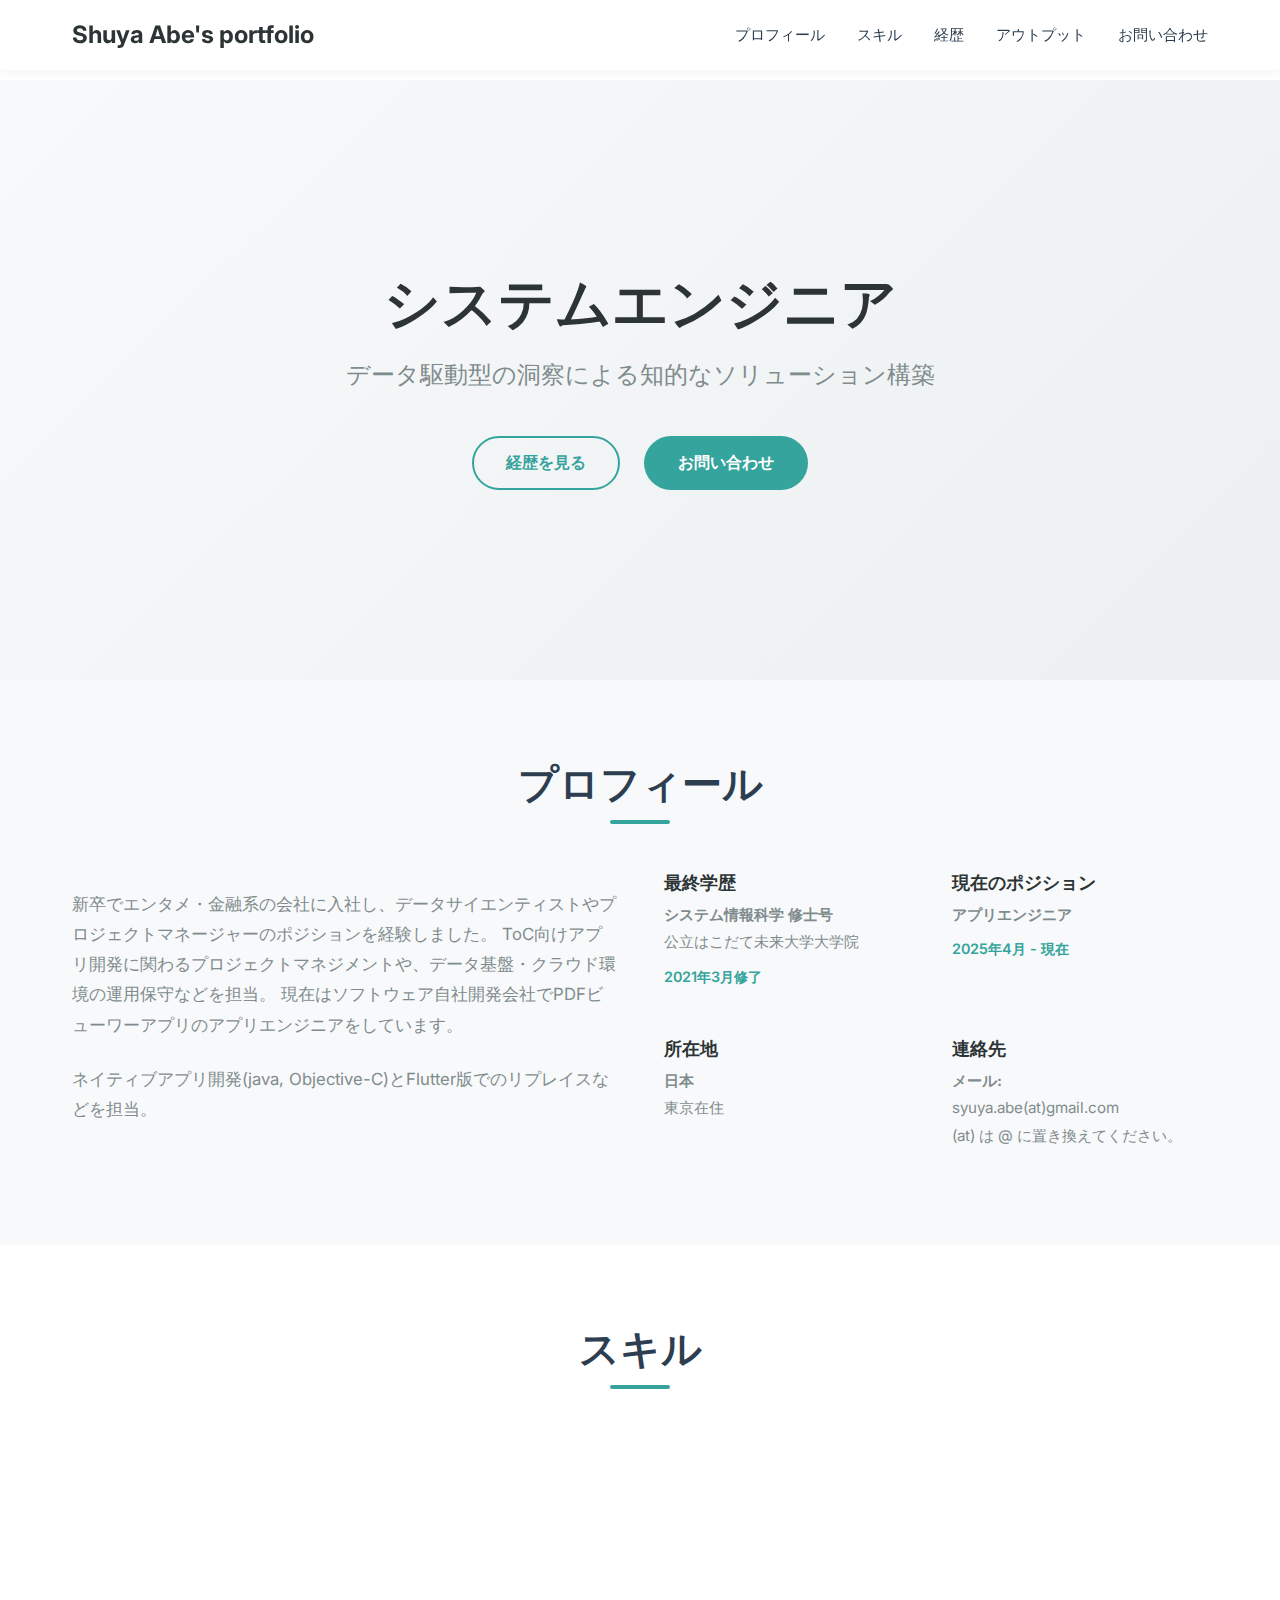
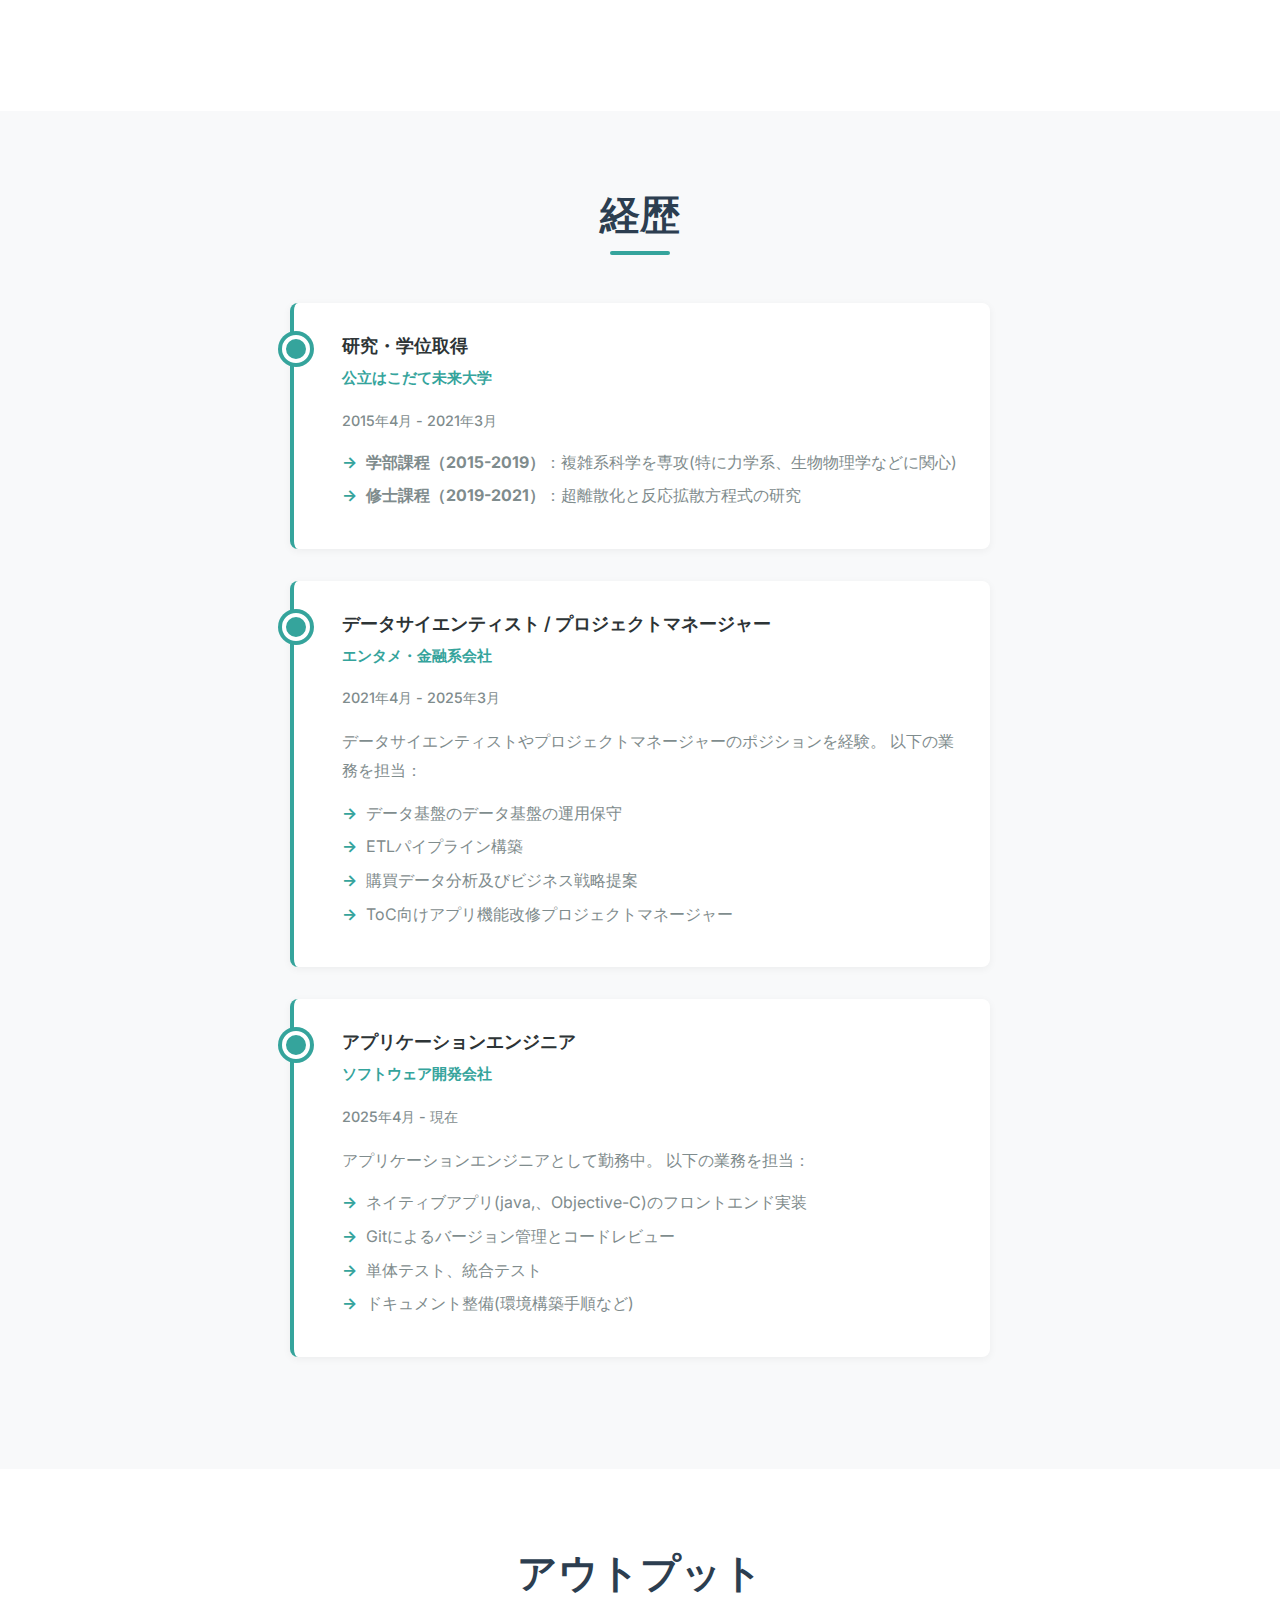
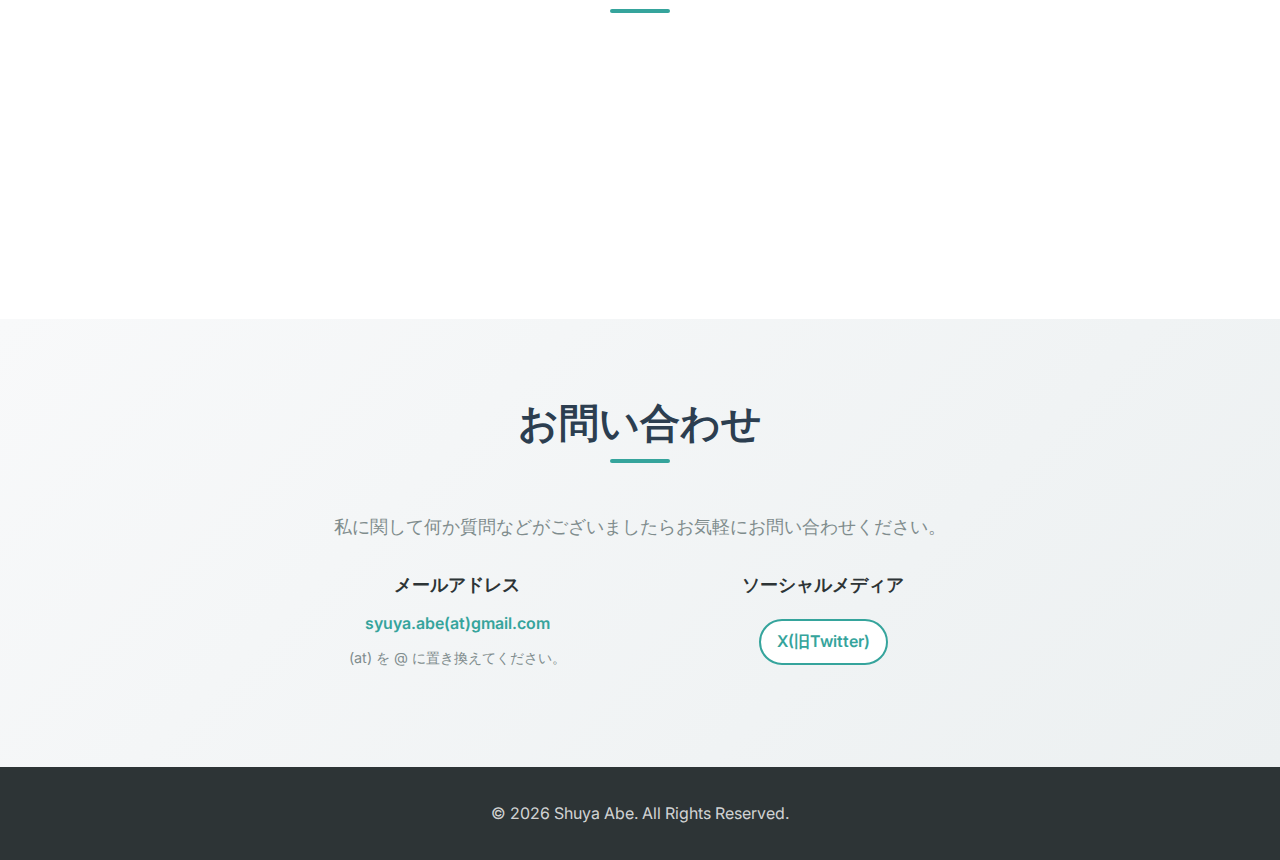
<file: index.html>
<!DOCTYPE html>
<html lang="ja">
<head>
    <meta charset="UTF-8">
    <meta name="viewport" content="width=device-width, initial-scale=1.0">
    <title>Shuya Abe's Portfolio</title>
    <meta name="description" content="Shuya Abe's Portfolio - Data Scientist and Software Engineer based in Japan">
    <link rel="stylesheet" href="styles.css">
    <link rel="preconnect" href="https://fonts.googleapis.com">
    <link rel="preconnect" href="https://fonts.gstatic.com" crossorigin>
    <link href="https://fonts.googleapis.com/css2?family=Inter:wght@300;400;500;600;700&display=swap" rel="stylesheet">
</head>
<body>
    <!-- Navigation -->
    <nav class="navbar">
        <div class="nav-container">
            <a href="#" class="nav-logo">Shuya Abe's portfolio</a>
            <div class="nav-menu">
                <a href="#about" class="nav-link">プロフィール</a>
                <a href="#skills" class="nav-link">スキル</a>
                <a href="#experience" class="nav-link">経歴</a>
                <a href="#outputs" class="nav-link">アウトプット</a>
                <a href="#contact" class="nav-link">お問い合わせ</a>
            </div>
        </div>
    </nav>

    <!-- Hero Section -->
    <section class="hero">
        <div class="hero-content">
            <h1>システムエンジニア</h1>
            <p>データ駆動型の洞察による知的なソリューション構築</p>
            <div class="hero-cta">
                <a href="#experience" class="btn btn-secondary">経歴を見る</a>
                <a href="#contact" class="btn btn-primary">お問い合わせ</a>
            </div>
        </div>
    </section>

    <!-- About Section -->
    <section id="about" class="section about">
        <div class="container">
            <h2 class="section-title">プロフィール</h2>
            <div class="about-content">
                <div class="about-text">
                    <p>
                        新卒でエンタメ・金融系の会社に入社し、データサイエンティストやプロジェクトマネージャーのポジションを経験しました。
                        ToC向けアプリ開発に関わるプロジェクトマネジメントや、データ基盤・クラウド環境の運用保守などを担当。
                        現在はソフトウェア自社開発会社でPDFビューワーアプリのアプリエンジニアをしています。
                    </p>
                    <p>
                        ネイティブアプリ開発(java, Objective-C)とFlutter版でのリプレイスなどを担当。
                    </p>
                </div>
                <div class="about-grid">
                    <div class="about-item">
                        <h4>最終学歴</h4>
                        <p>
                            <strong>システム情報科学 修士号</strong><br>
                            公立はこだて未来大学大学院<br>
                            <span class="date">2021年3月修了</span>
                        </p>
                    </div>
                    <div class="about-item">
                        <h4>現在のポジション</h4>
                        <p>
                            <strong>アプリエンジニア</strong><br>
                            <span class="date">2025年4月 - 現在</span>
                        </p>
                    </div>
                    <div class="about-item">
                        <h4>所在地</h4>
                        <p>
                            <strong>日本</strong><br>
                            東京在住<br>
                        </p>
                    </div>
                    <div class="about-item">
                        <h4>連絡先</h4>
                        <p>
                            <strong>メール:</strong><br>
                            syuya.abe(at)gmail.com<br>
                            (at) は @ に置き換えてください。<br>
                        </p>
                    </div>
                </div>
            </div>
        </div>
    </section>


    <!-- Skills Section -->
    <section id="skills" class="section skills">
        <div class="container">
            <h2 class="section-title">スキル
            </h2>
            <div class="skills-grid">
                <div class="skill-category">
                    <h4>開発言語/フレームワーク</h4>
                    <div class="skill-list">
                        <span class="skill-tag">SQL</span>
                        <span class="skill-tag">Python</span>
                        <span class="skill-tag">Java</span>
                        <span class="skill-tag">Objective-C</span>
                        <span class="skill-tag">Dart/Flutter</span>
                    </div>
                </div>

                <div class="skill-category">
                    <h4>クラウド</h4>
                    <div class="skill-list">
                        <span class="skill-tag">運用監視・リソース最適化</span>
                        <span class="skill-tag">Azure</span>
                        <span class="skill-tag">Snowflake</span>
                        <span class="skill-tag">データ基盤</span>
                        <span class="skill-tag">ETLパイプライン</span>
                    </div>
                </div>

                <div class="skill-category">
                    <h4>ツール・プラットフォーム</h4>
                    <div class="skill-list">
                        <span class="skill-tag">LaTeX</span>
                        <span class="skill-tag">Git/GitHub</span>
                    </div>
                </div>

                <div class="skill-category">
                    <h4>資格</h4>
                    <div class="skill-list">
                        <span class="skill-tag">G検定</span>
                        <span class="skill-tag">基本情報技術者</span>
                        <span class="skill-tag">生成AIパスポート</span>
                    </div>
                </div>
            </div>
        </div>
    </section>

    <!-- Experience Section -->
    <section id="experience" class="section experience">
        <div class="container">
            <h2 class="section-title">経歴</h2>
            <div class="timeline">
                <div class="timeline-item">
                    <div class="timeline-content">
                        <h4>研究・学位取得</h4>
                        <p class="role-company">公立はこだて未来大学</p>
                        <p class="timeline-date">2015年4月 - 2021年3月</p>
                        <ul>
                            <li><strong>学部課程（2015-2019）</strong>：複雑系科学を専攻(特に力学系、生物物理学などに関心)</li>
                            <li><strong>修士課程（2019-2021）</strong>：超離散化と反応拡散方程式の研究</li>
                        </ul>
                    </div>
                </div>
                
                <div class="timeline-item">
                    <div class="timeline-content">
                        <h4>データサイエンティスト / プロジェクトマネージャー</h4>
                        <p class="role-company">エンタメ・金融系会社</p>
                        <p class="timeline-date">2021年4月 - 2025年3月</p>
                        <p>
                            データサイエンティストやプロジェクトマネージャーのポジションを経験。
                            以下の業務を担当：
                        </p>
                        <ul>
                            <li>データ基盤のデータ基盤の運用保守</li>
                            <li>ETLパイプライン構築</li>
                            <li>購買データ分析及びビジネス戦略提案</li>
                            <li>ToC向けアプリ機能改修プロジェクトマネージャー</li>
                        </ul>
                    </div>
                </div>

                <div class="timeline-item">
                    <div class="timeline-content">
                        <h4>アプリケーションエンジニア</h4>
                        <p class="role-company">ソフトウェア開発会社</p>
                        <p class="timeline-date">2025年4月 - 現在</p>
                        <p>
                            アプリケーションエンジニアとして勤務中。
                            以下の業務を担当：
                        </p>
                        <ul>
                            <li>ネイティブアプリ(java,、Objective-C)のフロントエンド実装</li>
                            <li>Gitによるバージョン管理とコードレビュー</li>
                            <li>単体テスト、統合テスト</li>
                            <li>ドキュメント整備(環境構築手順など)</li>
                        </ul>
                    </div>
                </div>
            </div>
        </div>
    </section>

    <!-- Outputs Section -->
    <section id="outputs" class="section outputs">
        <div class="container">
            <h2 class="section-title">アウトプット</h2>
            <div class="outputs-list">
                <div class="publication-item">
                    <h4>寄稿</h4>
                    <a href="https://doi.org/10.11316/butsuri.76.4_232" target="_blank">日本物理学会誌 Vol. 76, No. 4（2021年4月）</a>
                </div>
                <div class="publication-item">
                    <h4>技術記事</h4>
                    <a href="https://qiita.com/syuya_abe" target="_blank">Qiita</a>
                    <br>
                    <a href="https://zenn.dev/syuya_abe" target="_blank">Zenn</a>
                </div>
                <div class="publication-item">
                    <h4>個人開発</h4>
                    <a href="https://play.google.com/store/apps/developer?id=shuya.abe" target="_blank">麻雀点数計算</a>
                </div>

            </div>
        </div>
    </section>

    <!-- Contact Section -->
    <section id="contact" class="section contact">
        <div class="container">
            <h2 class="section-title">お問い合わせ</h2>
            <div class="contact-content">
                <p>
                    私に関して何か質問などがございましたらお気軽にお問い合わせください。
                </p>
                <div class="contact-methods">
                    <div class="contact-item">
                        <h4>メールアドレス</h4>
                        <a href="mailto:syuya.abe@gmail.com">syuya.abe(at)gmail.com</a>
                        <p style="font-size: 0.9rem; margin-top: 0.5rem;">(at) を @ に置き換えてください。</p>
                    </div>
                    <div class="contact-item">
                        <h4>ソーシャルメディア</h4>
                        <div class="social-links">
                            <a href="https://twitter.com/adamu_of_FUN" target="_blank" title="Twitter">X(旧Twitter)</a>
                        </div>
                    </div>
                </div>
            </div>
        </div>
    </section>

    <!-- Footer -->
    <footer class="footer">
        <div class="container">
            <p>&copy; 2026 Shuya Abe. All Rights Reserved.</p>
        </div>
    </footer>

    <script src="script.js"></script>
</body>
</html>
</file>
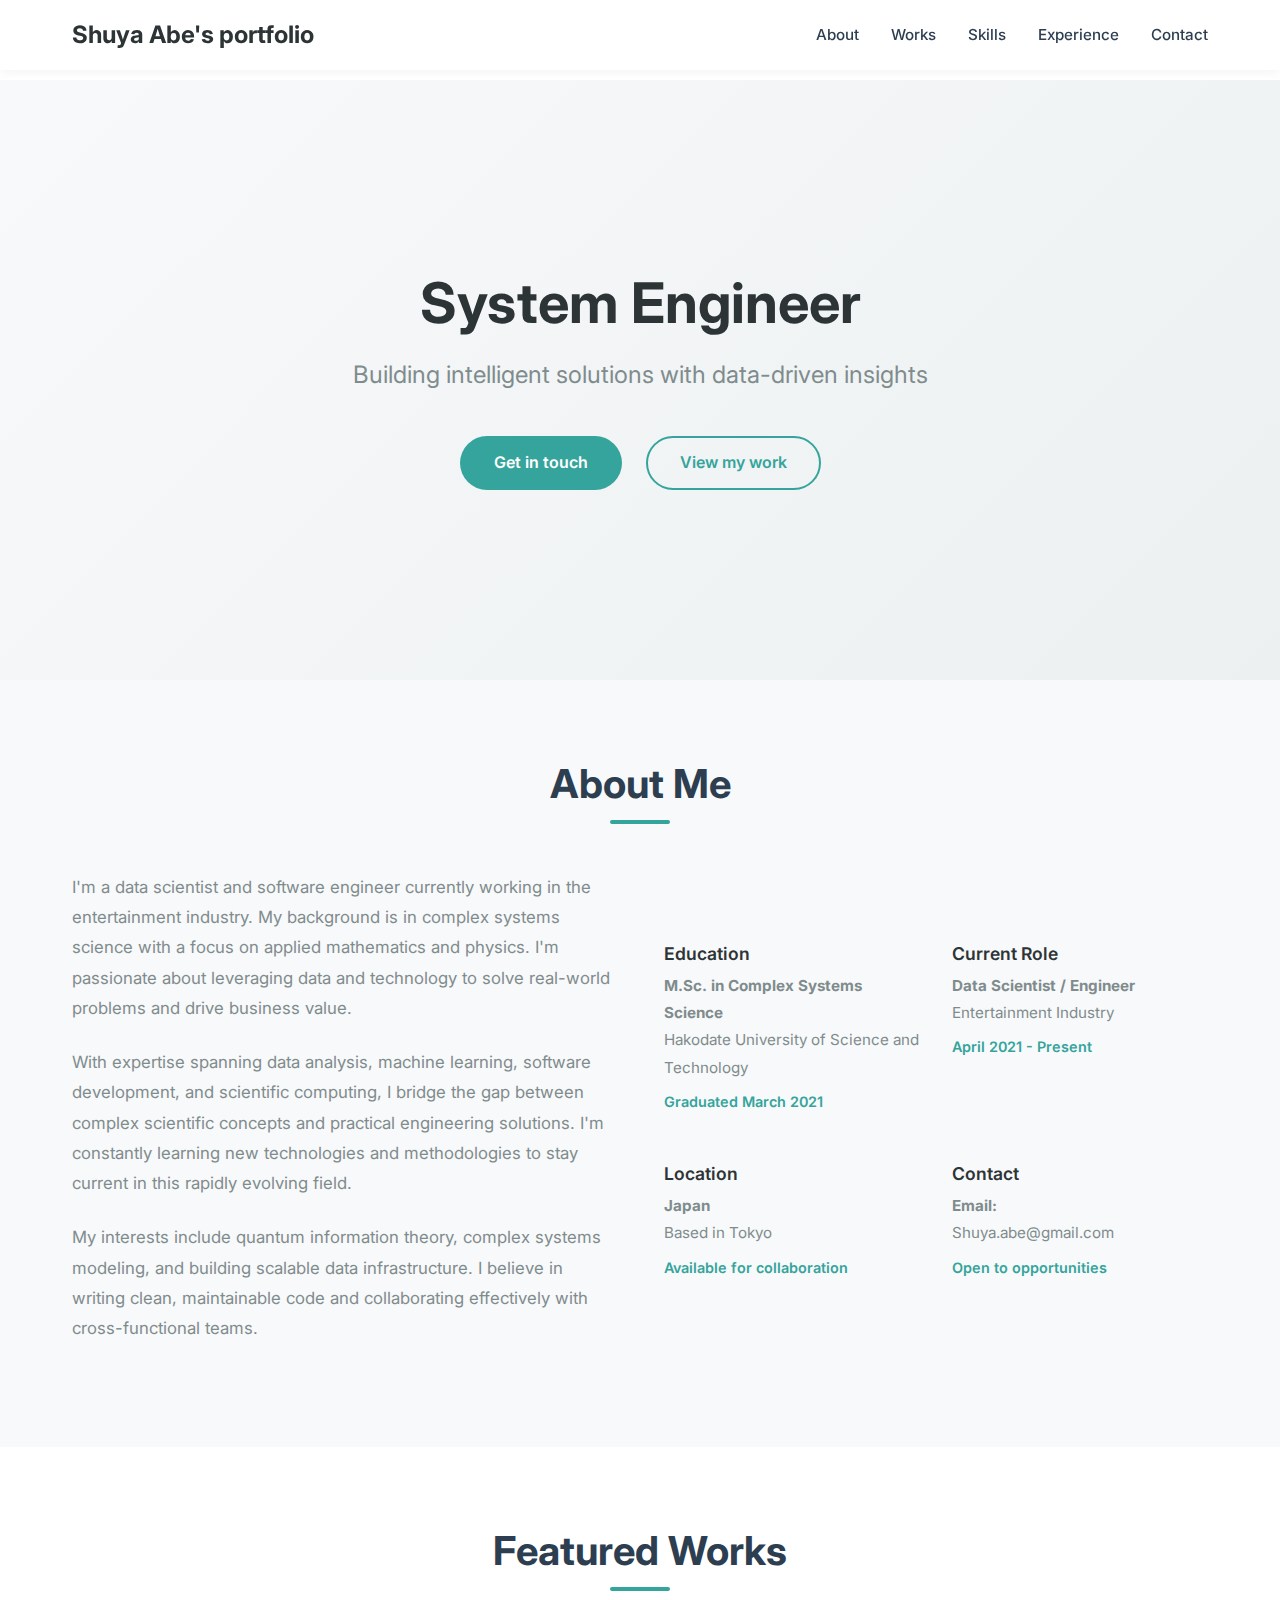
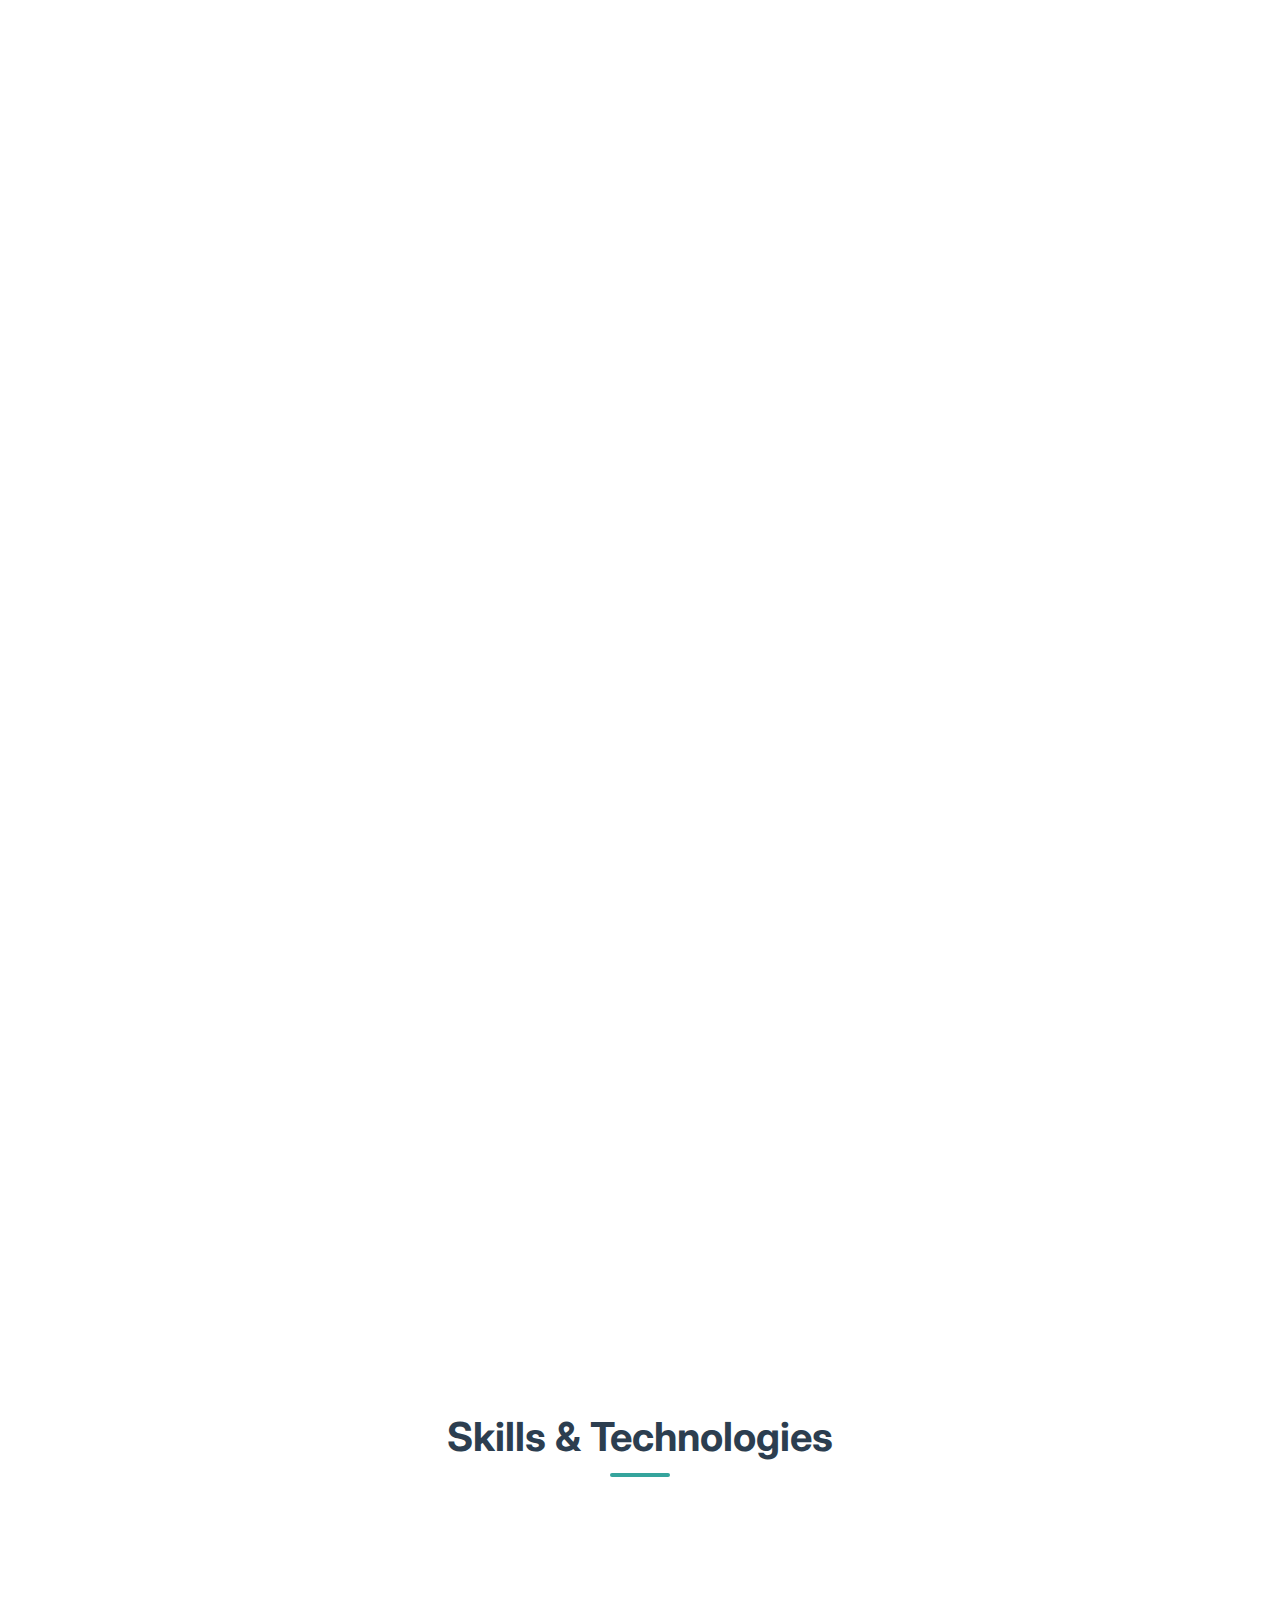
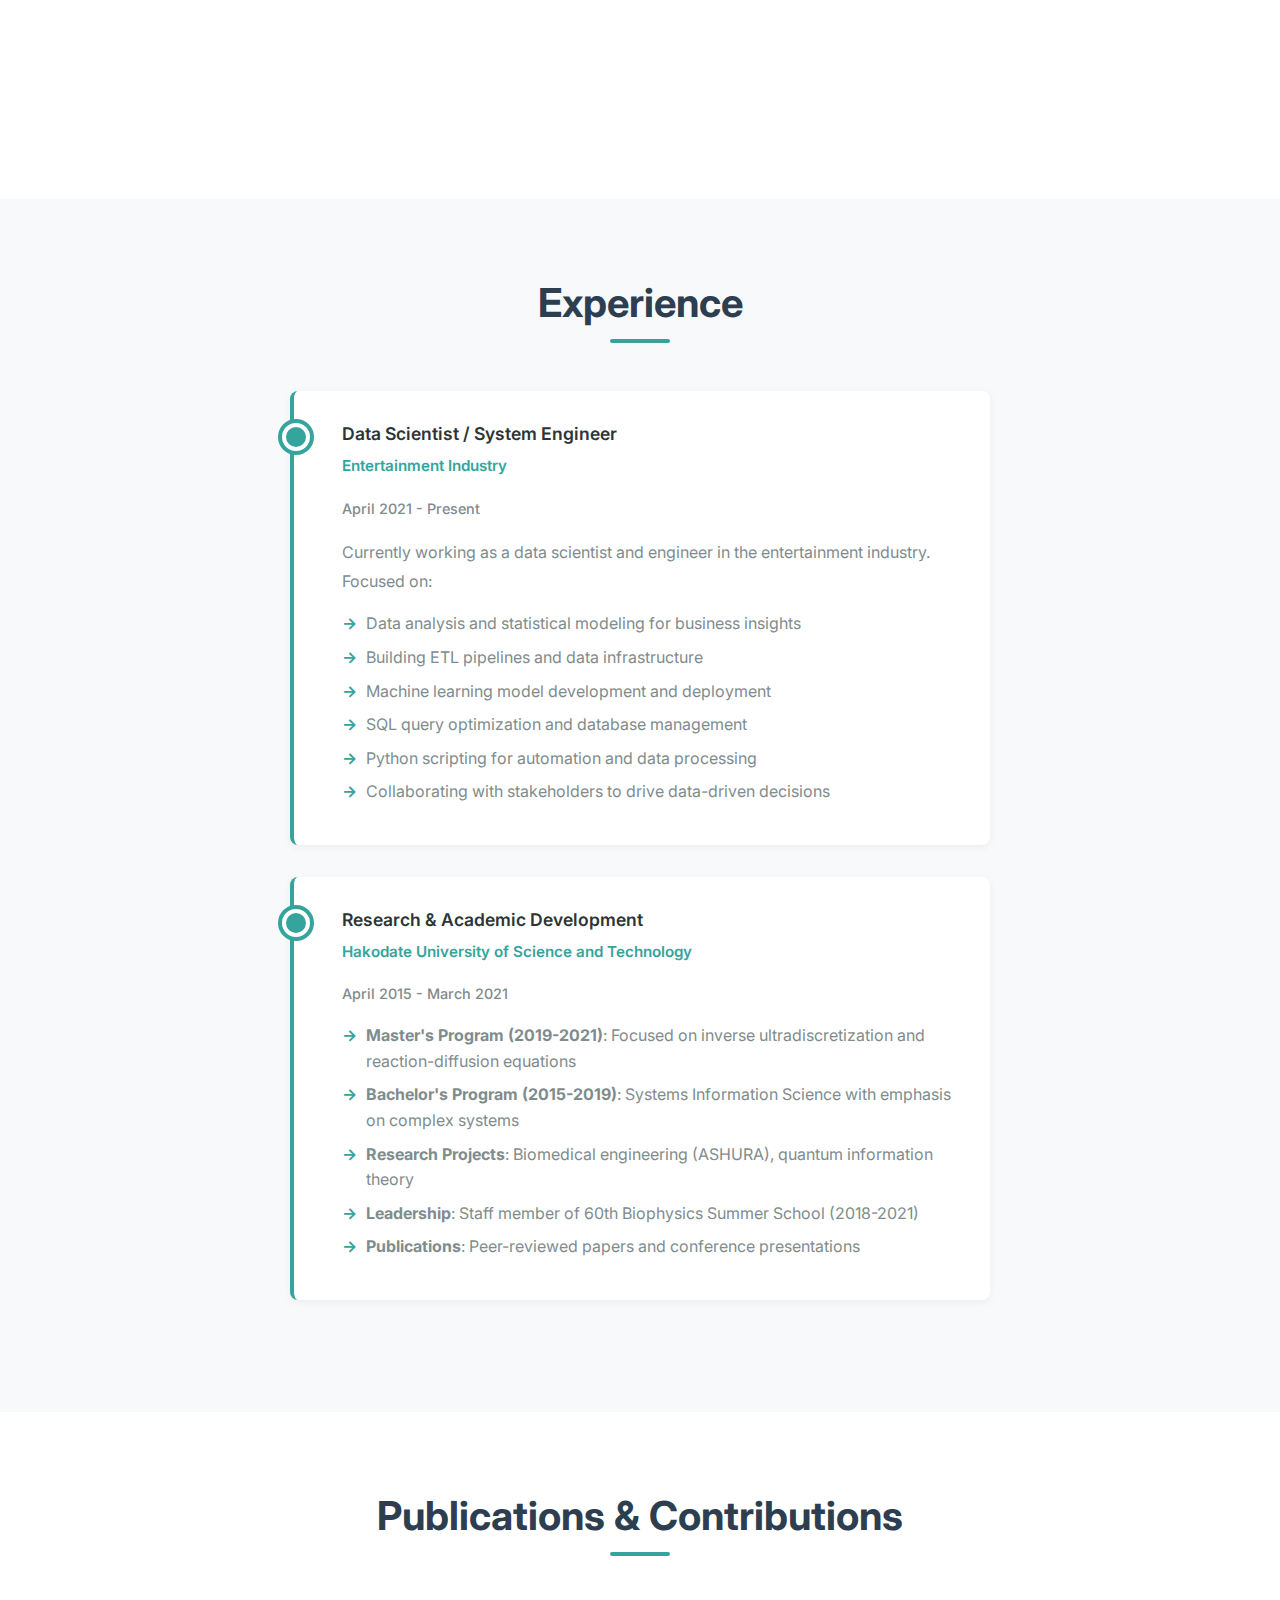
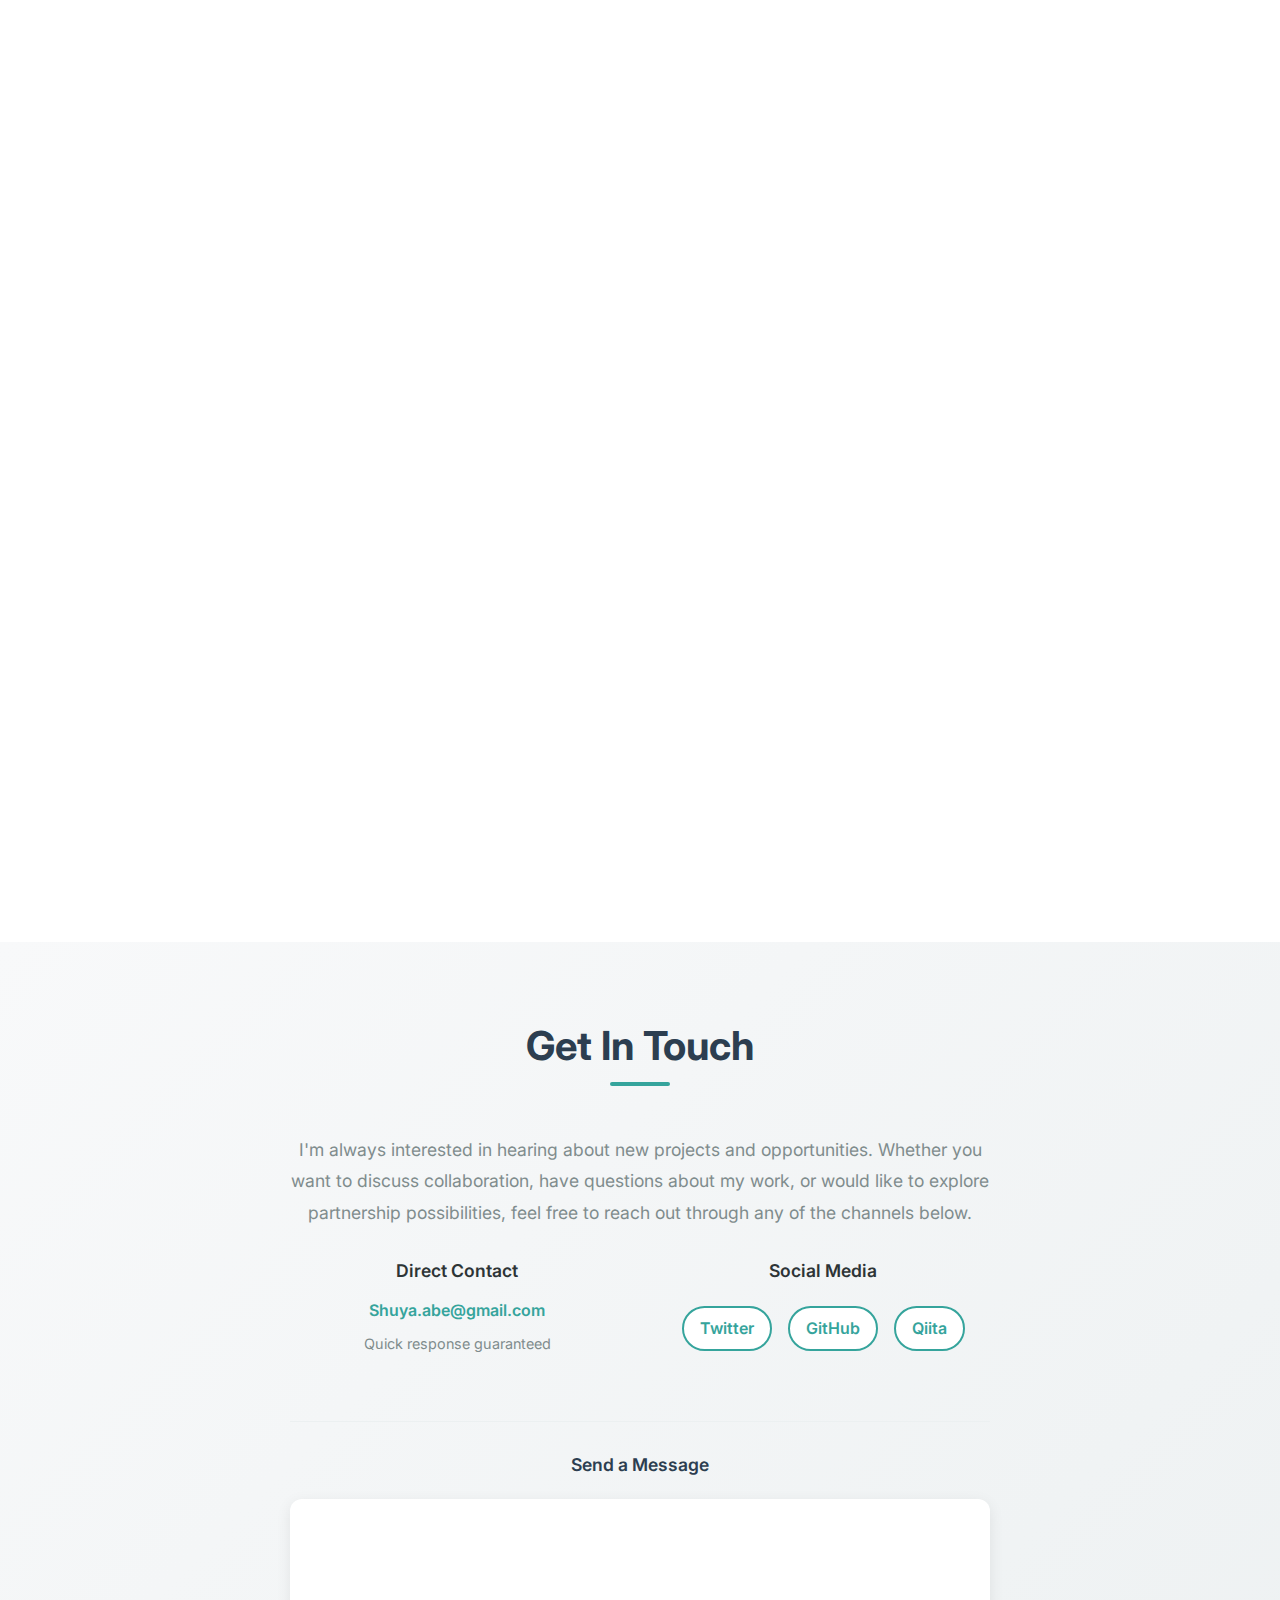
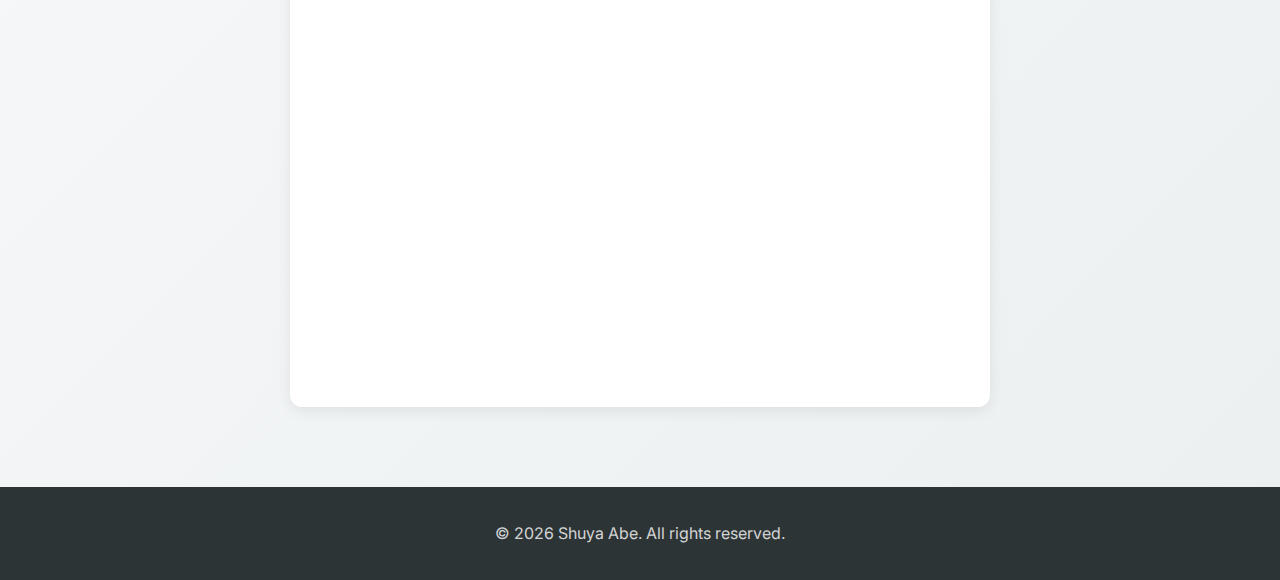
<file: index_en.html>
<!DOCTYPE html>
<html lang="ja">
<head>
    <meta charset="UTF-8">
    <meta name="viewport" content="width=device-width, initial-scale=1.0">
    <title>Shuya Abe's Portfolio</title>
    <meta name="description" content="Shuya Abe's Portfolio - Data Scientist and Software Engineer based in Japan">
    <link rel="stylesheet" href="styles.css">
    <link rel="preconnect" href="https://fonts.googleapis.com">
    <link rel="preconnect" href="https://fonts.gstatic.com" crossorigin>
    <link href="https://fonts.googleapis.com/css2?family=Inter:wght@300;400;500;600;700&display=swap" rel="stylesheet">
</head>
<body>
    <!-- Navigation -->
    <nav class="navbar">
        <div class="nav-container">
            <a href="#" class="nav-logo">Shuya Abe's portfolio</a>
            <div class="nav-menu">
                <a href="#about" class="nav-link">About</a>
                <a href="#works" class="nav-link">Works</a>
                <a href="#skills" class="nav-link">Skills</a>
                <a href="#experience" class="nav-link">Experience</a>
                <a href="#contact" class="nav-link">Contact</a>
            </div>
        </div>
    </nav>

    <!-- Hero Section -->
    <section class="hero">
        <div class="hero-content">
            <h1>System Engineer</h1>
            <p>Building intelligent solutions with data-driven insights</p>
            <div class="hero-cta">
                <a href="#contact" class="btn btn-primary">Get in touch</a>
                <a href="#works" class="btn btn-secondary">View my work</a>
            </div>
        </div>
    </section>

    <!-- About Section -->
    <section id="about" class="section about">
        <div class="container">
            <h2 class="section-title">About Me</h2>
            <div class="about-content">
                <div class="about-text">
                    <p>
                        I'm a data scientist and software engineer currently working in the entertainment industry. 
                        My background is in complex systems science with a focus on applied mathematics and physics. 
                        I'm passionate about leveraging data and technology to solve real-world problems and drive business value.
                    </p>
                    <p>
                        With expertise spanning data analysis, machine learning, software development, and scientific computing,
                        I bridge the gap between complex scientific concepts and practical engineering solutions. 
                        I'm constantly learning new technologies and methodologies to stay current in this rapidly evolving field.
                    </p>
                    <p>
                        My interests include quantum information theory, complex systems modeling, and building scalable data infrastructure.
                        I believe in writing clean, maintainable code and collaborating effectively with cross-functional teams.
                    </p>
                </div>
                <div class="about-grid">
                    <div class="about-item">
                        <h4>Education</h4>
                        <p>
                            <strong>M.Sc. in Complex Systems Science</strong><br>
                            Hakodate University of Science and Technology<br>
                            <span class="date">Graduated March 2021</span>
                        </p>
                    </div>
                    <div class="about-item">
                        <h4>Current Role</h4>
                        <p>
                            <strong>Data Scientist / Engineer</strong><br>
                            Entertainment Industry<br>
                            <span class="date">April 2021 - Present</span>
                        </p>
                    </div>
                    <div class="about-item">
                        <h4>Location</h4>
                        <p>
                            <strong>Japan</strong><br>
                            Based in Tokyo<br>
                            <span class="date">Available for collaboration</span>
                        </p>
                    </div>
                    <div class="about-item">
                        <h4>Contact</h4>
                        <p>
                            <strong>Email:</strong><br>
                            Shuya.abe@gmail.com<br>
                            <span class="date">Open to opportunities</span>
                        </p>
                    </div>
                </div>
            </div>
        </div>
    </section>

    <!-- Works Section -->
    <section id="works" class="section works">
        <div class="container">
            <h2 class="section-title">Featured Works</h2>
            <div class="works-grid">
                <article class="work-item">
                    <div class="work-image" style="background-color: #667eea;"></div>
                    <div class="work-content">
                        <h3>Quantum Computing Research</h3>
                        <p>Advanced research on quantum information theory and quantum computing systems. Presented at major conferences including the 60th Biophysics Summer School.</p>
                        <div class="work-tags">
                            <span class="tag">Quantum Computing</span>
                            <span class="tag">Research</span>
                            <span class="tag">Physics</span>
                        </div>
                        <a href="https://drive.google.com/file/d/1aD_ClqlCud5oKNgCpMrnQiN5AAnVhlWL/view" class="work-link">View presentation →</a>
                    </div>
                </article>

                <article class="work-item">
                    <div class="work-image" style="background-color: #f093fb;"></div>
                    <div class="work-content">
                        <h3>Reaction-Diffusion Systems</h3>
                        <p>Master's thesis on inverse ultradiscretization methods for deriving reaction-diffusion equations. Advanced mathematical modeling and numerical analysis.</p>
                        <div class="work-tags">
                            <span class="tag">Applied Mathematics</span>
                            <span class="tag">Thesis</span>
                            <span class="tag">Modeling</span>
                        </div>
                        <a href="https://library.fun.ac.jp/?page_id=3009" class="work-link">Read thesis →</a>
                    </div>
                </article>

                <article class="work-item">
                    <div class="work-image" style="background-color: #4facfe;"></div>
                    <div class="work-content">
                        <h3>Biomedical Engineering</h3>
                        <p>Collaborative research on body-extended myoelectric interface (ASHURA project). Innovative work in human-computer interaction and biomedical signal processing.</p>
                        <div class="work-tags">
                            <span class="tag">Biomedical</span>
                            <span class="tag">Engineering</span>
                            <span class="tag">HCI</span>
                        </div>
                        <a href="http://www.fun.ac.jp/%7Esisp/old_report/2017/22/document22_B.pdf" class="work-link">View report →</a>
                    </div>
                </article>

                <article class="work-item">
                    <div class="work-image" style="background-color: #43e97b;"></div>
                    <div class="work-content">
                        <h3>Web Tools & Applications</h3>
                        <p>Interactive web applications including calculators and algorithm solutions. Demonstrating full-stack development skills from frontend to backend implementation.</p>
                        <div class="work-tags">
                            <span class="tag">Web Development</span>
                            <span class="tag">Tools</span>
                            <span class="tag">JavaScript</span>
                        </div>
                        <a href="https://Shuyaabe.github.io/calculator/" class="work-link">View projects →</a>
                    </div>
                </article>

                <article class="work-item">
                    <div class="work-image" style="background-color: #fa709a;"></div>
                    <div class="work-content">
                        <h3>Data Analysis & Visualization</h3>
                        <p>Current work focused on data analysis, statistical modeling, and business intelligence in the entertainment industry. Building data pipelines and predictive models.</p>
                        <div class="work-tags">
                            <span class="tag">Data Science</span>
                            <span class="tag">Analytics</span>
                            <span class="tag">Python</span>
                        </div>
                        <a href="#contact" class="work-link">Learn more →</a>
                    </div>
                </article>

                <article class="work-item">
                    <div class="work-image" style="background-color: #30cfd0;"></div>
                    <div class="work-content">
                        <h3>Algorithm Solutions</h3>
                        <p>Collection of algorithm implementations and solutions from competitive programming platforms. Comprehensive showcase of problem-solving skills and coding ability.</p>
                        <div class="work-tags">
                            <span class="tag">Algorithms</span>
                            <span class="tag">C++</span>
                            <span class="tag">GitHub</span>
                        </div>
                        <a href="https://github.com/ShuyaAbe/algo" class="work-link">View repository →</a>
                    </div>
                </article>
            </div>
        </div>
    </section>

    <!-- Skills Section -->
    <section id="skills" class="section skills">
        <div class="container">
            <h2 class="section-title">Skills & Technologies</h2>
            <div class="skills-grid">
                <div class="skill-category">
                    <h4>Languages</h4>
                    <div class="skill-list">
                        <span class="skill-tag">Python</span>
                        <span class="skill-tag">C++</span>
                        <span class="skill-tag">R</span>
                        <span class="skill-tag">JavaScript</span>
                        <span class="skill-tag">SQL</span>
                        <span class="skill-tag">HTML/CSS</span>
                    </div>
                </div>

                <div class="skill-category">
                    <h4>Data & ML</h4>
                    <div class="skill-list">
                        <span class="skill-tag">Data Analysis</span>
                        <span class="skill-tag">Machine Learning</span>
                        <span class="skill-tag">Statistics</span>
                        <span class="skill-tag">Visualization</span>
                    </div>
                </div>

                <div class="skill-category">
                    <h4>Tools & Platforms</h4>
                    <div class="skill-list">
                        <span class="skill-tag">Photoshop</span>
                        <span class="skill-tag">Illustrator</span>
                        <span class="skill-tag">LaTeX</span>
                        <span class="skill-tag">Processing</span>
                        <span class="skill-tag">Git</span>
                    </div>
                </div>

                <div class="skill-category">
                    <h4>Certifications</h4>
                    <div class="skill-list">
                        <span class="skill-tag">G検定</span>
                        <span class="skill-tag">基本情報技術者</span>
                    </div>
                </div>
            </div>
        </div>
    </section>

    <!-- Experience Section -->
    <section id="experience" class="section experience">
        <div class="container">
            <h2 class="section-title">Experience</h2>
            <div class="timeline">
                <div class="timeline-item">
                    <div class="timeline-content">
                        <h4>Data Scientist / System Engineer</h4>
                        <p class="role-company">Entertainment Industry</p>
                        <p class="timeline-date">April 2021 - Present</p>
                        <p>
                            Currently working as a data scientist and engineer in the entertainment industry.
                            Focused on:
                        </p>
                        <ul>
                            <li>Data analysis and statistical modeling for business insights</li>
                            <li>Building ETL pipelines and data infrastructure</li>
                            <li>Machine learning model development and deployment</li>
                            <li>SQL query optimization and database management</li>
                            <li>Python scripting for automation and data processing</li>
                            <li>Collaborating with stakeholders to drive data-driven decisions</li>
                        </ul>
                    </div>
                </div>

                <div class="timeline-item">
                    <div class="timeline-content">
                        <h4>Research & Academic Development</h4>
                        <p class="role-company">Hakodate University of Science and Technology</p>
                        <p class="timeline-date">April 2015 - March 2021</p>
                        <ul>
                            <li><strong>Master's Program (2019-2021)</strong>: Focused on inverse ultradiscretization and reaction-diffusion equations</li>
                            <li><strong>Bachelor's Program (2015-2019)</strong>: Systems Information Science with emphasis on complex systems</li>
                            <li><strong>Research Projects</strong>: Biomedical engineering (ASHURA), quantum information theory</li>
                            <li><strong>Leadership</strong>: Staff member of 60th Biophysics Summer School (2018-2021)</li>
                            <li><strong>Publications</strong>: Peer-reviewed papers and conference presentations</li>
                        </ul>
                    </div>
                </div>
            </div>
        </div>
    </section>

    <!-- Publications Section -->
    <section class="section publications">
        <div class="container">
            <h2 class="section-title">Publications & Contributions</h2>
            <div class="publications-list">
                <div class="publication-item">
                    <h4>Ultradiscretization and Statistical Mechanics</h4>
                    <p class="publication-meta">Academic Paper</p>
                    <a href="https://github.com/ShuyaAbe/gh-pages-test/edit/master/TyorisanAndToukeirikigaku.pdf" target="_blank">View →</a>
                </div>

                <div class="publication-item">
                    <h4>Research on Quantum Computing</h4>
                    <p class="publication-meta">Conference Presentation</p>
                    <a href="https://drive.google.com/file/d/1aD_ClqlCud5oKNgCpMrnQiN5AAnVhlWL/view" target="_blank">View →</a>
                </div>

                <div class="publication-item">
                    <h4>Journal Article</h4>
                    <p class="publication-meta">日本物理学会誌 Vol. 76, No. 4 (April 2021)</p>
                    <a href="https://doi.org/10.11316/butsuri.76.4_232" target="_blank">View →</a>
                </div>

                <div class="publication-item">
                    <h4>Technical Articles</h4>
                    <p class="publication-meta">Qiita - Tech Blog</p>
                    <a href="https://qiita.com/Shuya_abe" target="_blank">Visit →</a>
                </div>

                <div class="publication-item">
                    <h4>Algorithm Solutions</h4>
                    <p class="publication-meta">GitHub Repository</p>
                    <a href="https://github.com/ShuyaAbe/algo" target="_blank">View →</a>
                </div>
            </div>
        </div>
    </section>

    <!-- Contact Section -->
    <section id="contact" class="section contact">
        <div class="container">
            <h2 class="section-title">Get In Touch</h2>
            <div class="contact-content">
                <p>
                    I'm always interested in hearing about new projects and opportunities. 
                    Whether you want to discuss collaboration, have questions about my work, or would like to explore partnership possibilities,
                    feel free to reach out through any of the channels below.
                </p>
                <div class="contact-methods">
                    <div class="contact-item">
                        <h4>Direct Contact</h4>
                        <a href="mailto:Shuya.abe@gmail.com">Shuya.abe@gmail.com</a>
                        <p style="font-size: 0.9rem; margin-top: 0.5rem;">Quick response guaranteed</p>
                    </div>
                    <div class="contact-item">
                        <h4>Social Media</h4>
                        <div class="social-links">
                            <a href="https://twitter.com/adamu_of_FUN" target="_blank" title="Twitter">Twitter</a>
                            <a href="https://github.com/ShuyaAbe" target="_blank" title="GitHub">GitHub</a>
                            <a href="https://qiita.com/Shuya_abe" target="_blank" title="Qiita">Qiita</a>
                        </div>
                    </div>
                </div>
                <div style="margin-top: 3rem; padding-top: 2rem; border-top: 1px solid var(--border);">
                    <h4 style="text-align: center; margin-bottom: 1.5rem;">Send a Message</h4>
                    <div class="contact-form-container">
                        <iframe src="https://docs.google.com/forms/d/e/1FAIpQLSf1MroTCRZHwNRne5m_fZRP0jb8s4Q-3IqU1tjwNJE98EMrmA/viewform?embedded=true" 
                                width="100%" 
                                height="500" 
                                frameborder="0" 
                                marginheight="0" 
                                marginwidth="0">
                            Loading...
                        </iframe>
                    </div>
                </div>
            </div>
        </div>
    </section>

    <!-- Footer -->
    <footer class="footer">
        <div class="container">
            <p>&copy; 2026 Shuya Abe. All rights reserved.</p>
        </div>
    </footer>

    <script src="script.js"></script>
</body>
</html>
</file>
<file: styles.css>
/* ===========================
   Global Styles
   =========================== */

:root {
    --primary: #2d3436;
    --secondary: #35a49c;
    --accent: #f39c12;
    --text: #2c3e50;
    --text-light: #7f8c8d;
    --bg: #ffffff;
    --bg-light: #f8f9fa;
    --border: #ecf0f1;
}

* {
    margin: 0;
    padding: 0;
    box-sizing: border-box;
}

html {
    scroll-behavior: smooth;
}

body {
    font-family: 'Inter', -apple-system, BlinkMacSystemFont, 'Segoe UI', sans-serif;
    color: var(--text);
    background-color: var(--bg);
    line-height: 1.6;
    font-size: 16px;
    -webkit-font-smoothing: antialiased;
}

/* ===========================
   Typography
   =========================== */

h1, h2, h3, h4, h5, h6 {
    font-weight: 600;
    line-height: 1.2;
    margin-bottom: 1rem;
}

h1 {
    font-size: 3.5rem;
    font-weight: 700;
}

h2 {
    font-size: 2.5rem;
    font-weight: 700;
}

h3 {
    font-size: 1.5rem;
    font-weight: 600;
}

h4 {
    font-size: 1.1rem;
    font-weight: 600;
}

p {
    margin-bottom: 1rem;
    color: var(--text-light);
    line-height: 1.8;
}

a {
    color: var(--secondary);
    text-decoration: none;
    transition: color 0.3s ease;
}

a:hover {
    color: var(--accent);
}

/* ===========================
   Layout
   =========================== */

.container {
    max-width: 1200px;
    margin: 0 auto;
    padding: 0 2rem;
}

.section {
    padding: 5rem 0;
}

.section-title {
    text-align: center;
    margin-bottom: 3rem;
    color: var(--text);
    position: relative;
    padding-bottom: 1rem;
}

.section-title::after {
    content: '';
    position: absolute;
    bottom: 0;
    left: 50%;
    transform: translateX(-50%);
    width: 60px;
    height: 4px;
    background-color: var(--secondary);
    border-radius: 2px;
}

/* ===========================
   Navigation
   =========================== */

.navbar {
    position: fixed;
    top: 0;
    width: 100%;
    background-color: rgba(255, 255, 255, 0.95);
    backdrop-filter: blur(10px);
    z-index: 1000;
    box-shadow: 0 2px 10px rgba(0, 0, 0, 0.05);
}

.nav-container {
    max-width: 1200px;
    margin: 0 auto;
    padding: 1rem 2rem;
    display: flex;
    justify-content: space-between;
    align-items: center;
}

.nav-logo {
    font-size: 1.5rem;
    font-weight: 700;
    color: var(--primary);
    transition: color 0.3s ease;
}

.nav-logo:hover {
    color: var(--secondary);
}

.nav-menu {
    display: flex;
    gap: 2rem;
    align-items: center;
}

.nav-link {
    color: var(--text);
    font-weight: 500;
    font-size: 0.95rem;
    transition: color 0.3s ease;
}

.nav-link:hover {
    color: var(--secondary);
}

/* ===========================
   Hero Section
   =========================== */

.hero {
    margin-top: 80px;
    padding: 8rem 0;
    background: linear-gradient(135deg, #f8f9fa 0%, #ecf0f1 100%);
    min-height: 600px;
    display: flex;
    align-items: center;
    justify-content: center;
    text-align: center;
}

.hero-content h1 {
    color: var(--primary);
    margin-bottom: 1rem;
    font-size: 3.5rem;
}

.hero-content p {
    font-size: 1.5rem;
    color: var(--text-light);
    margin-bottom: 2.5rem;
    font-weight: 400;
}

.hero-cta {
    display: flex;
    gap: 1.5rem;
    justify-content: center;
    flex-wrap: wrap;
}

/* ===========================
   Buttons
   =========================== */

.btn {
    padding: 0.75rem 2rem;
    border-radius: 50px;
    font-weight: 600;
    font-size: 1rem;
    cursor: pointer;
    transition: all 0.3s ease;
    border: 2px solid transparent;
    display: inline-block;
}

.btn-primary {
    background-color: var(--secondary);
    color: white;
}

.btn-primary:hover {
    background-color: #2a9d96;
    transform: translateY(-2px);
    box-shadow: 0 10px 25px rgba(53, 164, 156, 0.3);
}

.btn-secondary {
    background-color: transparent;
    color: var(--secondary);
    border: 2px solid var(--secondary);
}

.btn-secondary:hover {
    background-color: var(--secondary);
    color: white;
}

/* ===========================
   About Section
   =========================== */

.about {
    background-color: var(--bg-light);
}

.about-content {
    display: grid;
    grid-template-columns: 1fr 1fr;
    gap: 3rem;
    align-items: center;
}

.about-text p {
    margin-bottom: 1.5rem;
    font-size: 1.05rem;
}

.about-grid {
    display: flex;
    flex-direction: column;
    gap: 2rem;
}

@media (min-width: 768px) {
    .about-grid {
        display: grid;
        grid-template-columns: repeat(2, 1fr);
        gap: 2rem;
    }
}

@media (min-width: 1024px) {
    .about-grid {
        grid-template-columns: repeat(2, 1fr);
        gap: 2rem;
    }
}

.about-item h4 {
    color: var(--primary);
    margin-bottom: 0.5rem;
}

.about-item p {
    color: var(--text-light);
    font-size: 0.95rem;
}

.date {
    display: block;
    color: var(--secondary);
    font-weight: 600;
    margin-top: 0.5rem;
    font-size: 0.9rem;
}

/* ===========================
   Works Section
   =========================== */

.works-grid {
    display: grid;
    grid-template-columns: repeat(auto-fit, minmax(320px, 1fr));
    gap: 2rem;
}

@media (min-width: 1024px) {
    .works-grid {
        grid-template-columns: repeat(3, 1fr);
    }
}

.work-item {
    background-color: white;
    border-radius: 12px;
    overflow: hidden;
    transition: all 0.3s ease;
    border: 1px solid var(--border);
    height: 100%;
    display: flex;
    flex-direction: column;
}

.work-item:hover {
    transform: translateY(-8px);
    box-shadow: 0 20px 40px rgba(0, 0, 0, 0.1);
}

.work-image {
    height: 200px;
    background: linear-gradient(135deg, #667eea 0%, #764ba2 100%);
}

.work-content {
    padding: 2rem;
    flex-grow: 1;
    display: flex;
    flex-direction: column;
}

.work-content h3 {
    color: var(--primary);
    margin-bottom: 0.75rem;
}

.work-content p {
    flex-grow: 1;
    margin-bottom: 1rem;
    color: var(--text-light);
}

.work-tags {
    display: flex;
    gap: 0.5rem;
    flex-wrap: wrap;
    margin-bottom: 1rem;
}

.tag {
    display: inline-block;
    padding: 0.3rem 0.75rem;
    background-color: var(--bg-light);
    color: var(--secondary);
    border-radius: 20px;
    font-size: 0.8rem;
    font-weight: 500;
}

.work-link {
    color: var(--secondary);
    font-weight: 600;
    transition: all 0.3s ease;
    display: inline-block;
}

.work-link:hover {
    transform: translateX(4px);
}

/* ===========================
   Skills Section
   =========================== */

.skills {
    background-color: white;
}

.skills-grid {
    display: grid;
    grid-template-columns: repeat(auto-fit, minmax(250px, 1fr));
    gap: 2rem;
}

.skill-category h4 {
    color: var(--primary);
    margin-bottom: 1rem;
    border-bottom: 2px solid var(--secondary);
    padding-bottom: 0.5rem;
}

.skill-list {
    display: flex;
    flex-wrap: wrap;
    gap: 0.75rem;
}

.skill-tag {
    display: inline-block;
    padding: 0.5rem 1rem;
    background-color: var(--bg-light);
    color: var(--text);
    border-radius: 25px;
    font-size: 0.9rem;
    font-weight: 500;
    transition: all 0.3s ease;
    border: 1px solid transparent;
}

.skill-tag:hover {
    background-color: var(--secondary);
    color: white;
    border-color: var(--secondary);
}

/* ===========================
   Experience Section
   =========================== */

.experience {
    background-color: var(--bg-light);
}

.timeline {
    max-width: 700px;
    margin: 0 auto;
}

.timeline-item {
    padding: 2rem;
    margin-bottom: 2rem;
    border-left: 4px solid var(--secondary);
    background-color: white;
    border-radius: 8px;
    box-shadow: 0 2px 8px rgba(0, 0, 0, 0.05);
    position: relative;
    padding-left: 3rem;
}

.timeline-item::before {
    content: '';
    position: absolute;
    left: -12px;
    top: 2rem;
    width: 20px;
    height: 20px;
    background-color: var(--secondary);
    border-radius: 50%;
    border: 4px solid white;
    box-shadow: 0 0 0 4px var(--secondary);
}

.timeline-content h4 {
    color: var(--primary);
    margin-bottom: 0.5rem;
}

.role-company {
    color: var(--secondary);
    font-weight: 600;
    font-size: 0.95rem;
}

.timeline-date {
    color: var(--text-light);
    font-size: 0.9rem;
    font-weight: 500;
    margin-bottom: 1rem;
}

.timeline-item ul {
    list-style: none;
    padding-left: 0;
}

.timeline-item li {
    padding-left: 1.5rem;
    position: relative;
    margin-bottom: 0.5rem;
    color: var(--text-light);
}

.timeline-item li::before {
    content: '→';
    position: absolute;
    left: 0;
    color: var(--secondary);
    font-weight: bold;
}

/* ===========================
   Outputs Section (レイアウト修正)
   =========================== */

.outputs-list {
    display: grid;
    /* auto-fit ではなく 3列固定(1fr 1fr 1fr) に設定 */
    grid-template-columns: repeat(3, 1fr); 
    gap: 2rem;
    margin-top: 2rem;
    align-items: stretch; /* 高さを自動で揃える */
}

/* モバイル対応：画面幅が 992px 以下の時は 1列にする（お好みで 768px などに調整可） */
@media (max-width: 992px) {
    .outputs-list {
        grid-template-columns: 1fr;
    }
}

.publication-item {
    padding: 2rem;
    background-color: var(--bg-light);
    border-radius: 12px;
    border-left: 4px solid var(--secondary);
    transition: all 0.3s ease;
    display: flex;
    flex-direction: column;
    height: 100%;
}

/* ===========================
   Contact Section
   =========================== */

.contact {
    background: linear-gradient(135deg, #f8f9fa 0%, #ecf0f1 100%);
}

.contact-content {
    text-align: center;
    max-width: 700px;
    margin: 0 auto;
}

.contact-content > p {
    font-size: 1.1rem;
    margin-bottom: 2rem;
}

.contact-methods {
    display: grid;
    grid-template-columns: repeat(auto-fit, minmax(200px, 1fr));
    gap: 2rem;
    margin-top: 2rem;
}

.contact-item h4 {
    color: var(--primary);
    margin-bottom: 1rem;
}

.contact-item a {
    display: block;
    color: var(--secondary);
    font-weight: 600;
    margin: 0.5rem 0;
    transition: all 0.3s ease;
}

.contact-item a:hover {
    transform: translateX(4px);
}

.social-links {
    display: flex;
    justify-content: center;
    gap: 1rem;
    flex-wrap: wrap;
}

.social-links a {
    padding: 0.5rem 1rem;
    background-color: white;
    border-radius: 25px;
    border: 2px solid var(--secondary);
}

.social-links a:hover {
    background-color: var(--secondary);
    color: white;
    transform: none;
}

.contact-form-container {
    background-color: white;
    border-radius: 12px;
    overflow: hidden;
    box-shadow: 0 4px 15px rgba(0, 0, 0, 0.08);
}

.contact-form-container iframe {
    border: none;
    border-radius: 12px;
}

/* ===========================
   Footer
   =========================== */

.footer {
    background-color: var(--primary);
    color: white;
    padding: 2rem 0;
    text-align: center;
}

.footer p {
    margin-bottom: 0;
    color: rgba(255, 255, 255, 0.8);
}

/* ===========================
   Responsive Design
   =========================== */

@media (max-width: 768px) {
    h1 {
        font-size: 2.5rem;
    }

    h2 {
        font-size: 1.8rem;
    }

    .section {
        padding: 3rem 0;
    }

    .nav-menu {
        gap: 1rem;
    }

    .nav-link {
        font-size: 0.85rem;
    }

    .hero {
        margin-top: 60px;
        padding: 4rem 0;
        min-height: auto;
    }

    .hero-content h1 {
        font-size: 2rem;
    }

    .hero-content p {
        font-size: 1.1rem;
    }

    .hero-cta {
        flex-direction: column;
        align-items: center;
    }

    .hero-cta .btn {
        width: 100%;
        max-width: 300px;
    }

    .about-content {
        grid-template-columns: 1fr;
    }

    .works-grid {
        grid-template-columns: 1fr;
    }

    .skills-grid {
        grid-template-columns: 1fr;
    }

    .contact-methods {
        grid-template-columns: 1fr;
    }

    .section-title {
        font-size: 1.8rem;
    }
}

@media (max-width: 480px) {
    body {
        font-size: 14px;
    }

    h1 {
        font-size: 1.8rem;
    }

    h2 {
        font-size: 1.4rem;
    }

    .container {
        padding: 0 1rem;
    }

    .section {
        padding: 2rem 0;
    }

    .nav-logo {
        font-size: 1.2rem;
    }

    .nav-menu {
        gap: 0.75rem;
        font-size: 0.8rem;
    }

    .timeline-item {
        margin-bottom: 1.5rem;
    }

    .work-tags {
        gap: 0.4rem;
    }

    .tag {
        font-size: 0.75rem;
        padding: 0.25rem 0.5rem;
    }

    .skill-list {
        gap: 0.5rem;
    }

    .skill-tag {
        padding: 0.4rem 0.8rem;
        font-size: 0.85rem;
    }
}

/* ===========================
   Animations
   =========================== */

@keyframes fadeInUp {
    from {
        opacity: 0;
        transform: translateY(30px);
    }
    to {
        opacity: 1;
        transform: translateY(0);
    }
}

.work-item,
.skill-category,
.publication-item {
    animation: fadeInUp 0.6s ease-out;
}
</file>
